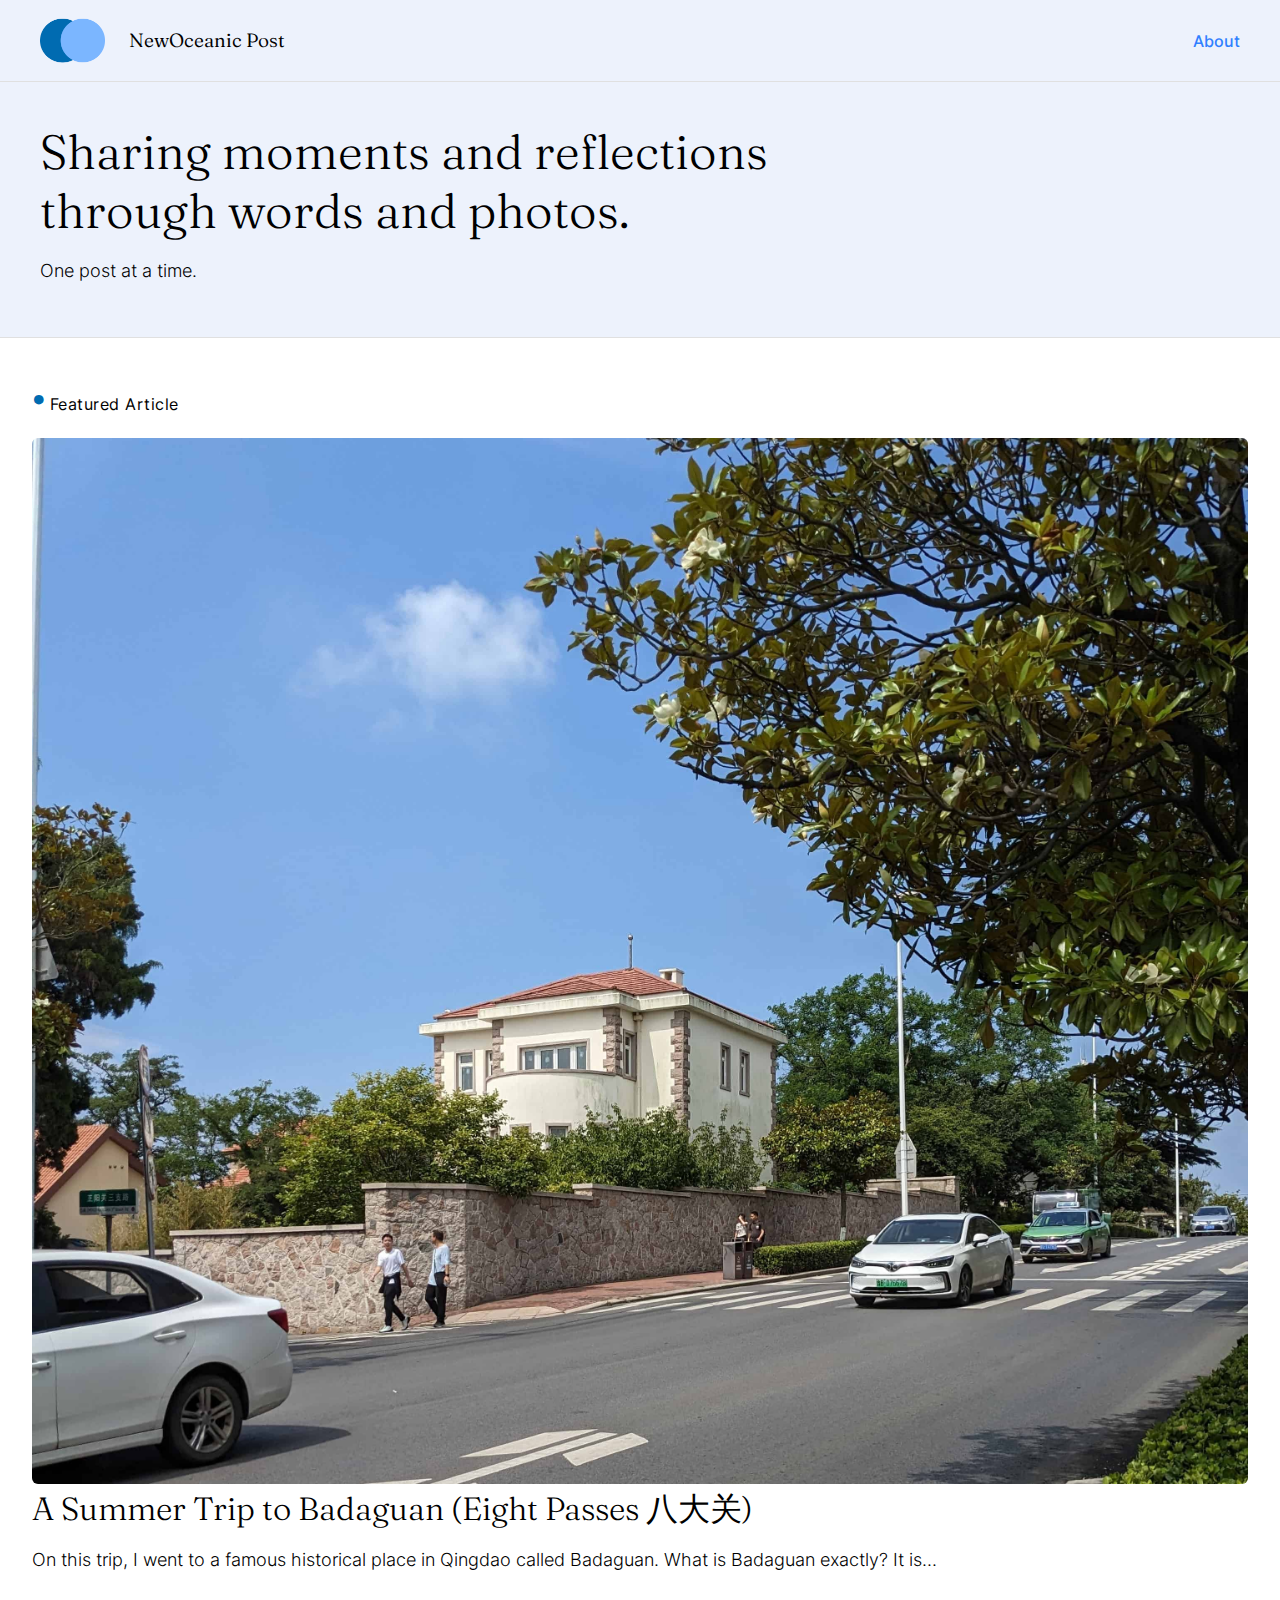
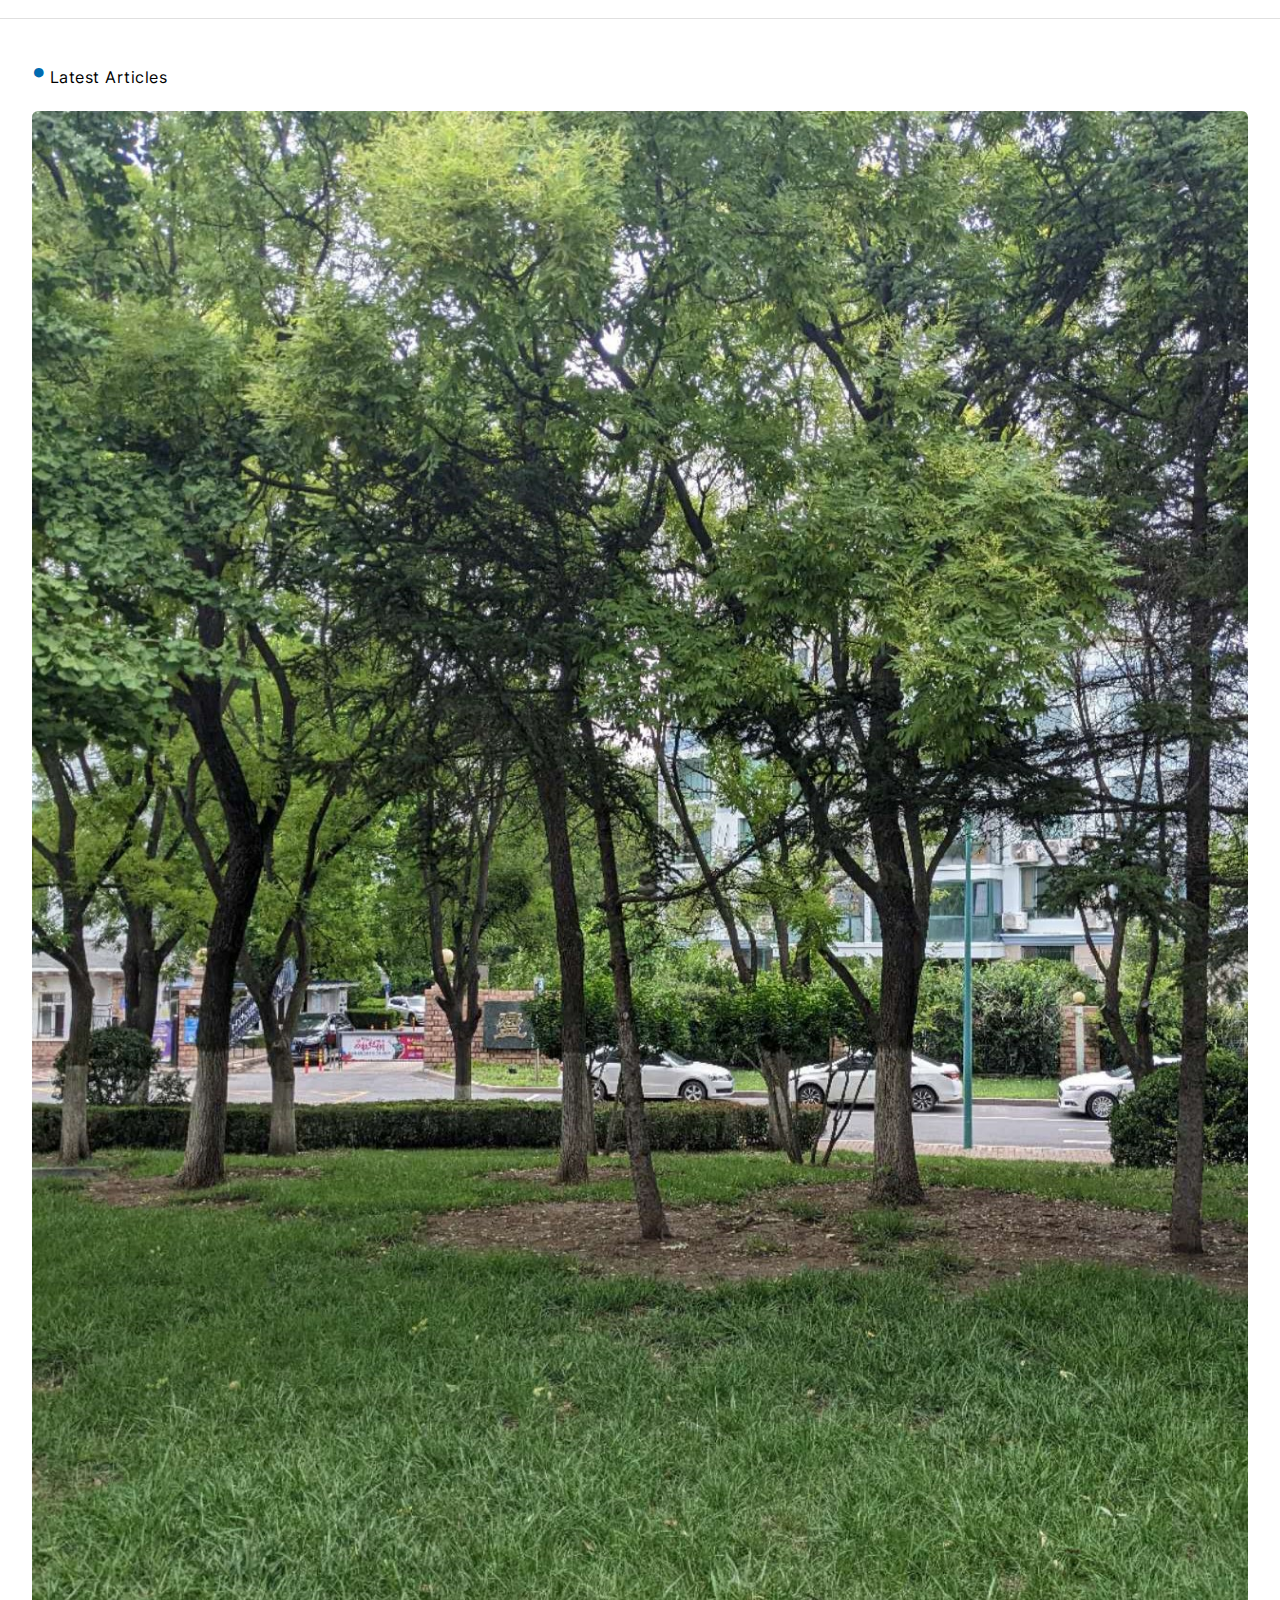
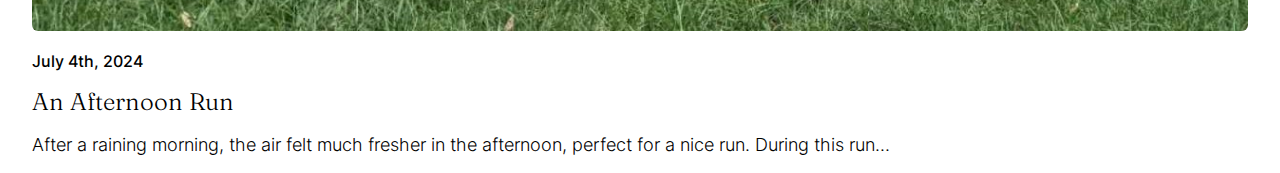
<file: index.html>
<!DOCTYPE html>
<html lang="en">
  <head>
    <meta charset="UTF-8">
    <meta name="viewport" content="width=device-width, initial-scale=1.0">
    <meta http-equiv="X-UA-Compatible" content="ie=edge">
    <title>NewOceanic Post</title>
    <link rel="stylesheet" href="style.css">
  </head>

  <body>
    <div id="topbar">
      <img id="logopng" src="noplogo.png">
      <h1 id="logo">NewOceanic Post</h1> 
      <a id="about" href="about.html">About</a>
    </div>

    <div id="bottombar">
      <h1 id="introtop">Sharing moments and reflections 
        through words and photos.
      </h1>
      <h2 id="introbottom">One post at a time.</h2>
    </div>

    <div id="featured">
      <div class="bulletpoint">
        <mark>●</mark>
        <h6 class="smalltitle">Featured Article</h6>
      </div>
      <img class="featuredphoto" src="photos/post1/badaguan1.jpg">
      <a id="farticle" href="#">A Summer Trip to Badaguan (Eight Passes 八大关)</a>
      <p>On this trip, I went to a famous historical place in 
        Qingdao called Badaguan. What is Badaguan exactly? It is...
      </p>
    </div>
    
    <div id="latest">
      <div class="bulletpoint">
        <mark>●</mark>
        <h6 class="smalltitle">Latest Articles</h6>
      </div>
      <img class="latestphoto" src="photos/post2/run1.jpg">
      <h6>July 4th, 2024</h6>
      <a class="larticle" href="#">An Afternoon Run</a>
      <p>After a raining morning, the air felt much
        fresher in the afternoon, perfect for a nice run. During
        this run...
      </p>
    </div>
    
  </body>
</html>
</file>
<file: style.css>
@font-face {
    font-family: fraunces;
    src: url(frauncesvar.ttf);
}

@font-face {
    font-family: fraunceslight;
    src: url(fraunceslight.ttf);
}

@font-face {
    font-family: inter;
    src: url(intervar.ttf);
}

body {
    margin: 0px;
}

#topbar {
    background-color: #edf2fc;
    padding-top: 0.5rem;
    padding-bottom: 0.5rem;
    border-bottom: 1px solid #e0e0e0;
    display: flex;
    justify-content: space-between;
}

#logo {
    font-family: fraunces;
    font-style: normal;
    font-weight: 350;
    font-size: 1.2rem;
    display: inline-block;
    vertical-align: top;
    margin-left: 1.5rem;
    margin-top: 20px;
}

#logopng {
    height: 65px;
    width: 65px;
    display: inline-block;
    vertical-align: top;
    margin-left: 2.5rem;
}

#about {
    vertical-align: top;
    display: inline-block;
    margin-top: 23px;
    margin-right: 2.5rem;
    margin-left: auto;
    font-family: inter;
    font-size: 1rem;
    text-decoration: none;
    color: #3080ff;
    font-weight: 500;
}


#bottombar {
    background-color: #edf2fc;
    padding-top: 0.5rem;
    padding-bottom: 0.5rem;
    border-bottom: 1px solid #e0e0e0;
}

#introtop {
    font-family: fraunceslight;
    font-style: normal;
    font-weight: 100;
    font-size: 3em;
    text-align: left;
    margin-left: 2.5rem;
    margin-right: 2.5rem;
    max-width: 50rem;
    margin-bottom: 20px;
}

#introbottom {
    font-family: inter;
    font-size: 1.1rem;
    font-weight: 300;
    margin-left: 2.5rem;
    margin-bottom: 3rem;
}

#featured {
    margin-top: 3rem;
    margin-left: 2rem;
    margin-right: 2rem;
    margin-bottom: 3rem;
}

mark {
    background-color: rgba(0, 0, 0, 0);
    font-size: 1.4rem;
    display: inline-block;
    vertical-align: top;
    color: #006BB1;
}

.smalltitle {
    font-family: inter;
    font-weight: 400;
    font-size: 1rem;
    display: inline-block;
    vertical-align: top;
    margin-top: 8px;
    margin-bottom: 1.5rem;
    letter-spacing: 0.5px;
}

.featuredphoto {
    width: 100%;
    border-radius: 6px;
}

#farticle {
    font-family: fraunceslight;
    font-style: normal;
    font-weight: 100;
    font-size: 2rem;
    color: #000000;
    text-decoration: none;
}

#farticle:hover {
    text-decoration: underline;
}

p {
    font-family: inter;
    font-size: 1.1rem;
    font-weight: 300;
}

#latest {
    border-top: 1px solid #e0e0e0;
    padding-top: 2.5rem;
    padding-right: 2rem;
    padding-left: 2rem;
}

.latestphoto {
    width: 100%;
    border-radius: 6px;
}

h6 {
    font-family: inter;
    font-weight: 500;
    font-size: 1rem;
    margin-top: 1rem;
    margin-bottom: 1rem;
}

.larticle {
    font-family: fraunceslight;
    font-style: normal;
    font-weight: 100;
    font-size: 1.5rem;
    color: #000000;
    text-decoration: none;
}

.larticle:hover {
    text-decoration: underline;
}
</file>
